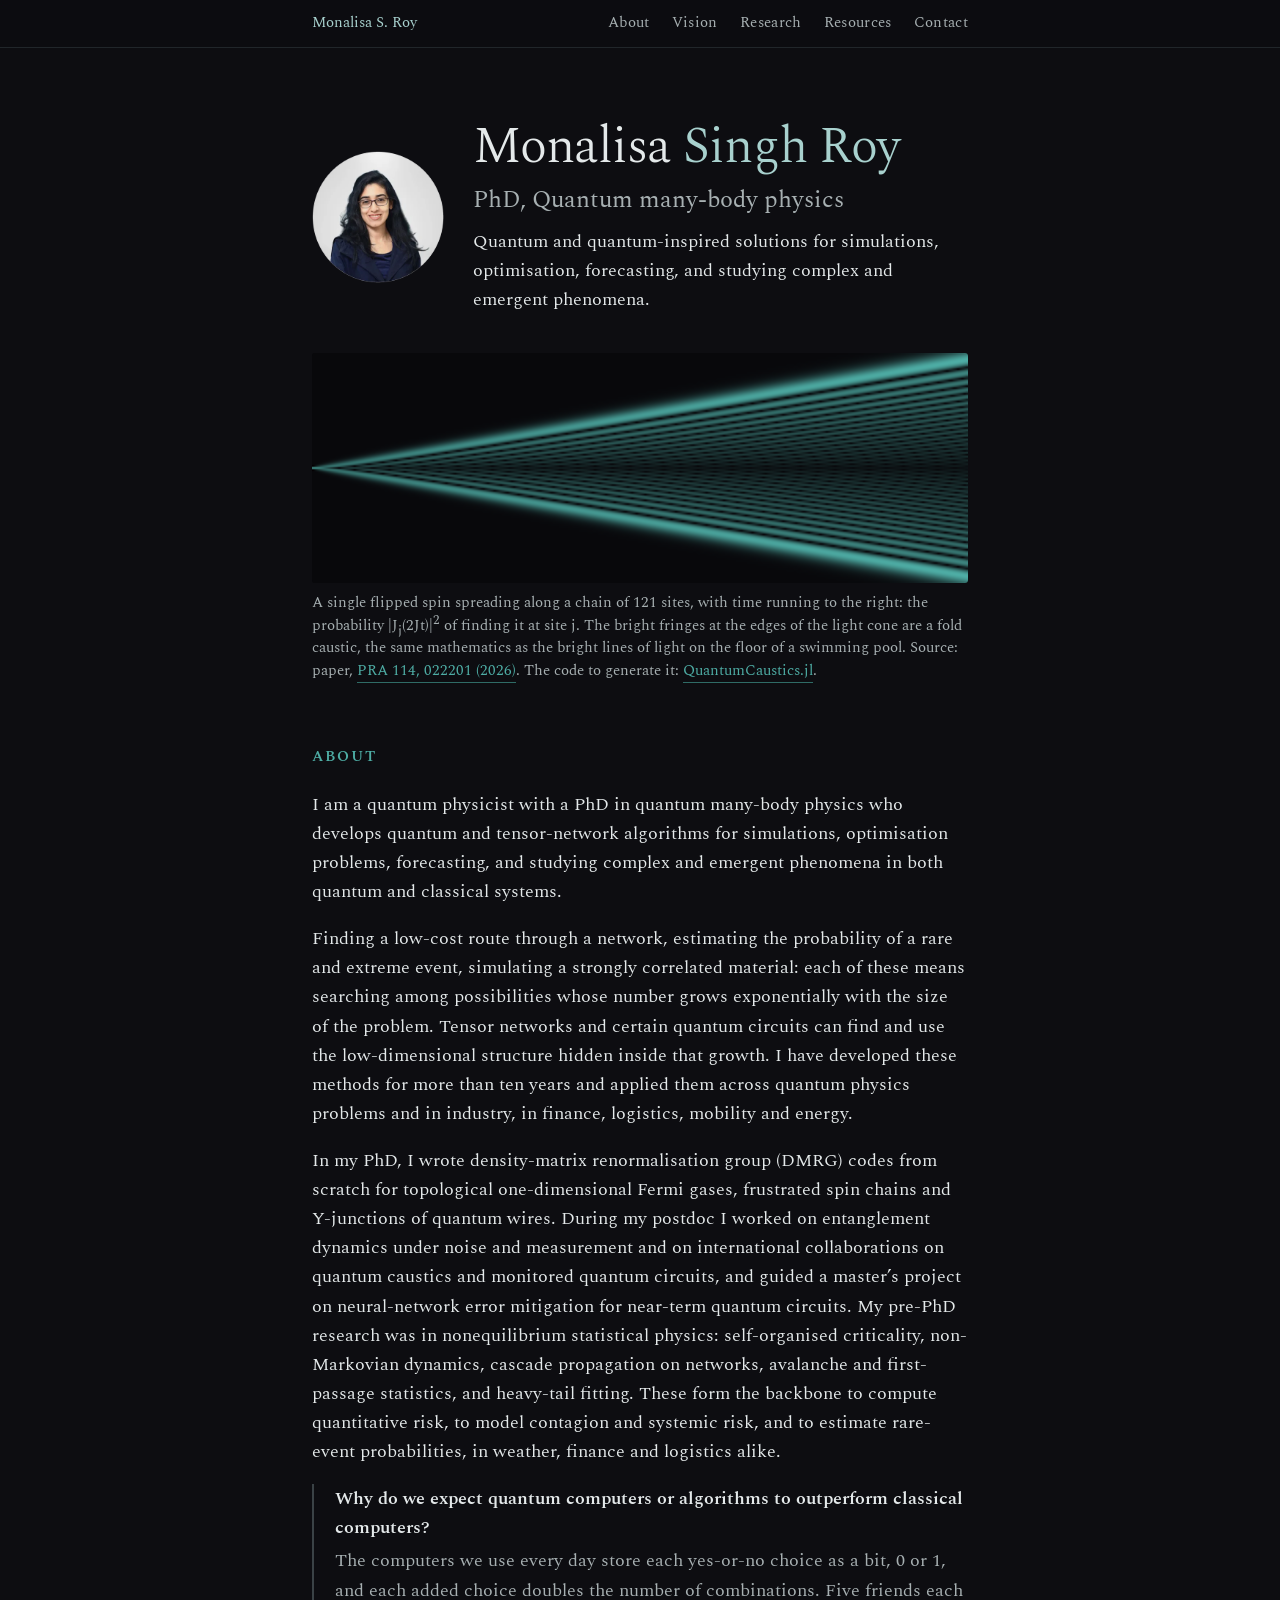
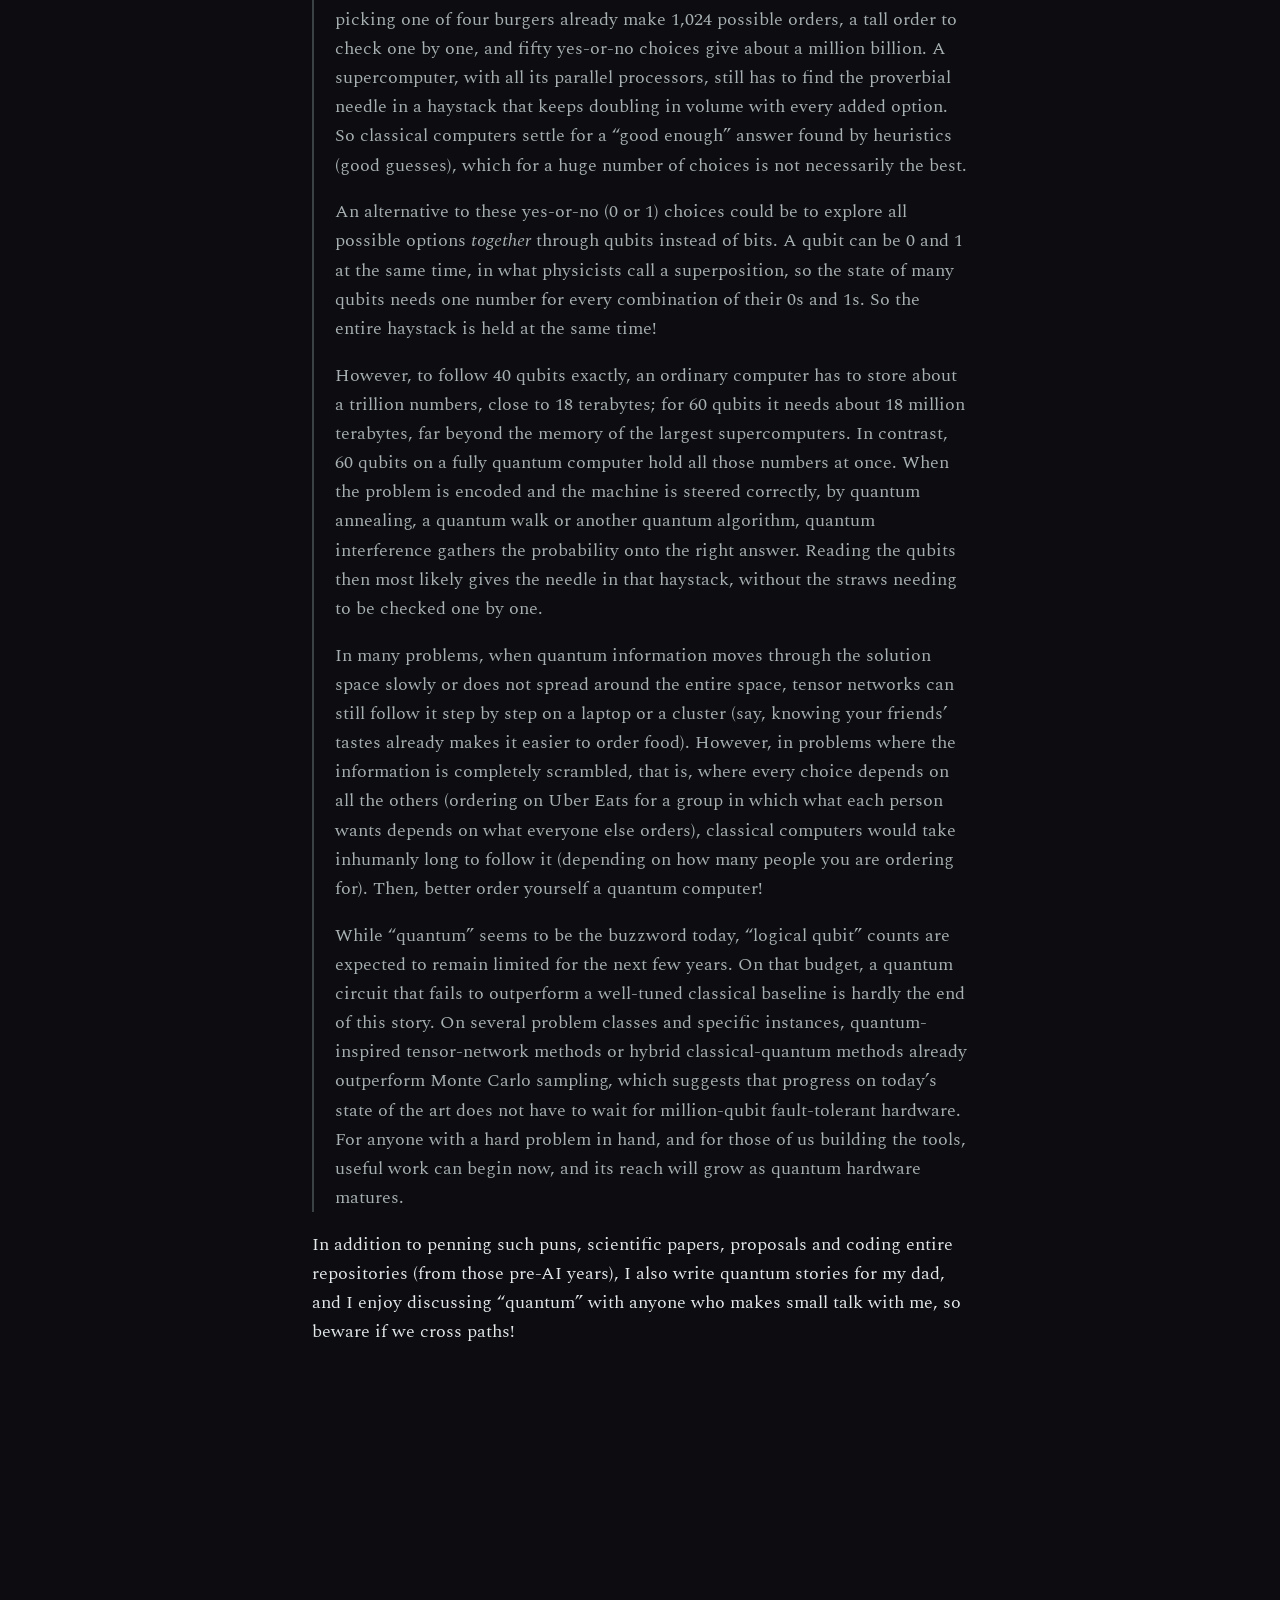
<file: index.html>
<!DOCTYPE html>
<html lang="en">
<head>
<meta charset="utf-8">
<meta name="viewport" content="width=device-width, initial-scale=1">
<title>Monalisa Singh Roy, quantum physicist, Munich</title>
<meta name="description" content="Monalisa Singh Roy, PhD in quantum many-body physics, Munich. Quantum and quantum-inspired solutions for simulations, optimisation, forecasting, and studying complex and emergent phenomena.">
<link rel="canonical" href="https://monalisasroy.github.io/">
<meta name="author" content="Monalisa Singh Roy">
<meta property="og:title" content="Monalisa Singh Roy">
<meta property="og:description" content="Monalisa Singh Roy, PhD in quantum many-body physics, Munich. Quantum and quantum-inspired solutions for simulations, optimisation, forecasting, and studying complex and emergent phenomena.">
<meta property="og:type" content="profile">
<meta property="og:url" content="https://monalisasroy.github.io/">
<meta property="og:image" content="https://monalisasroy.github.io/assets/img/social.png">
<meta property="og:image:width" content="1280">
<meta property="og:image:height" content="640">
<meta property="og:image:alt" content="Monalisa Singh Roy, with a computed quantum light cone">
<meta name="twitter:card" content="summary_large_image">
<link rel="icon" href="favicon.svg" type="image/svg+xml">
<meta http-equiv="Content-Security-Policy" content="default-src 'self'; script-src 'self'; style-src 'self'; img-src 'self' data:; media-src 'self'; font-src 'self'; connect-src 'self'; object-src 'none'; base-uri 'none'; form-action 'none'; upgrade-insecure-requests">
<meta name="referrer" content="strict-origin-when-cross-origin">
<script type="application/ld+json">{"@context":"https://schema.org","@type":"Person","name":"Monalisa Singh Roy","url":"https://monalisasroy.github.io/","image":"https://monalisasroy.github.io/assets/img/photo.webp","description":"PhD in quantum many-body physics, Munich. Quantum and quantum-inspired solutions for simulations, optimisation, forecasting, and studying complex and emergent phenomena.","homeLocation":{"@type":"Place","name":"Munich, Germany"},"knowsAbout":["quantum many-body physics","tensor networks","quantum algorithms","optimisation","stochastic processes"],"sameAs":["https://www.linkedin.com/in/monalisasroy","https://scholar.google.com/citations?user=dZHej74AAAAJ","https://github.com/monalisasroy"]}</script>
<link rel="stylesheet" href="assets/site.css">
</head>
<body>

<nav class="bar" aria-label="Sections">
  <div class="inner">
    <a class="home" href="#top">Monalisa S. Roy</a>
    <a class="sec" href="#about">About</a>
    <a class="sec" href="#vision">Vision</a>
    <a class="sec" href="#research">Research</a>
    <a class="sec" href="#resources">Resources</a>
    <a class="sec" href="#contact">Contact</a>
  </div>
</nav>

<div class="page" id="top">

  <header class="masthead">
    <div class="who">
      <img src="assets/img/photo.webp" alt="Portrait of Monalisa Singh Roy" width="132" height="132">
      <div class="txt">
        <h1><span class="first">Monalisa</span> <span class="last">Singh Roy</span></h1>
        <p class="degree">PhD, Quantum many-body physics</p>
        <p class="standfirst">Quantum and quantum-inspired solutions for simulations, optimisation, forecasting, and studying complex and emergent phenomena.</p>
      </div>
    </div>
    <figure class="cone">
      <canvas id="cone" role="img" aria-label="Probability of finding a single flipped spin along a chain of 121 sites as time runs to the right, forming a light cone with bright fringes at its edges."></canvas>
      <figcaption>A single flipped spin spreading along a chain of 121 sites, with time running to the right: the probability |J<sub>j</sub>(2Jt)|<sup>2</sup> of finding it at site j. The bright fringes at the edges of the light cone are a fold caustic, the same mathematics as the bright lines of light on the floor of a swimming pool. Source: paper, <a href="https://journals.aps.org/pra/abstract/10.1103/zxz5-9ghf">PRA 114, 022201 (2026)</a>. The code to generate it: <a href="https://github.com/monalisasroy/QuantumCaustics.jl">QuantumCaustics.jl</a>.</figcaption>
    </figure>
  </header>

  <section id="about" class="reveal" aria-labelledby="about-h">
    <h2 id="about-h">About</h2>
    <p>I am a quantum physicist with a PhD in quantum many-body physics who develops quantum and tensor-network algorithms for simulations, optimisation problems, forecasting, and studying complex and emergent phenomena in both quantum and classical systems.</p>
    <p>Finding a low-cost route through a network, estimating the probability of a rare and extreme event, simulating a strongly correlated material: each of these means searching among possibilities whose number grows exponentially with the size of the problem. Tensor networks and certain quantum circuits can find and use the low-dimensional structure hidden inside that growth. I have developed these methods for more than ten years and applied them across quantum physics problems and in industry, in finance, logistics, mobility and energy.</p>
    <p>In my PhD, I wrote density-matrix renormalisation group (DMRG) codes from scratch for topological one-dimensional Fermi gases, frustrated spin chains and Y-junctions of quantum wires. During my postdoc I worked on entanglement dynamics under noise and measurement and on international collaborations on quantum caustics and monitored quantum circuits, and guided a master&rsquo;s project on neural-network error mitigation for near-term quantum circuits. My pre-PhD research was in nonequilibrium statistical physics: self-organised criticality, non-Markovian dynamics, cascade propagation on networks, avalanche and first-passage statistics, and heavy-tail fitting. These form the backbone to compute quantitative risk, to model contagion and systemic risk, and to estimate rare-event probabilities, in weather, finance and logistics alike.</p>
    <dl class="themes qa">
      <dt>Why do we expect quantum computers or algorithms to outperform classical computers?</dt>
      <dd>
        <p>The computers we use every day store each yes-or-no choice as a bit, 0 or 1, and each added choice doubles the number of combinations. Five friends each picking one of four burgers already make 1,024 possible orders, a tall order to check one by one, and fifty yes-or-no choices give about a million billion. A supercomputer, with all its parallel processors, still has to find the proverbial needle in a haystack that keeps doubling in volume with every added option. So classical computers settle for a &ldquo;good enough&rdquo; answer found by heuristics (good guesses), which for a huge number of choices is not necessarily the best.</p>
        <p>An alternative to these yes-or-no (0 or 1) choices could be to explore all possible options <em>together</em> through qubits instead of bits. A qubit can be 0 and 1 at the same time, in what physicists call a superposition, so the state of many qubits needs one number for every combination of their 0s and 1s. So the entire haystack is held at the same time!</p>
        <p>However, to follow 40 qubits exactly, an ordinary computer has to store about a trillion numbers, close to 18 terabytes; for 60 qubits it needs about 18 million terabytes, far beyond the memory of the largest supercomputers. In contrast, 60 qubits on a fully quantum computer hold all those numbers at once. When the problem is encoded and the machine is steered correctly, by quantum annealing, a quantum walk or another quantum algorithm, quantum interference gathers the probability onto the right answer. Reading the qubits then most likely gives the needle in that haystack, without the straws needing to be checked one by one.</p>
        <p>In many problems, when quantum information moves through the solution space slowly or does not spread around the entire space, tensor networks can still follow it step by step on a laptop or a cluster (say, knowing your friends&rsquo; tastes already makes it easier to order food). However, in problems where the information is completely scrambled, that is, where every choice depends on all the others (ordering on Uber Eats for a group in which what each person wants depends on what everyone else orders), classical computers would take inhumanly long to follow it (depending on how many people you are ordering for). Then, better order yourself a quantum computer!</p>
        <p>While &ldquo;quantum&rdquo; seems to be the buzzword today, &ldquo;logical qubit&rdquo; counts are expected to remain limited for the next few years. On that budget, a quantum circuit that fails to outperform a well-tuned classical baseline is hardly the end of this story. On several problem classes and specific instances, quantum-inspired tensor-network methods or hybrid classical-quantum methods already outperform Monte Carlo sampling, which suggests that progress on today&rsquo;s state of the art does not have to wait for million-qubit fault-tolerant hardware. For anyone with a hard problem in hand, and for those of us building the tools, useful work can begin now, and its reach will grow as quantum hardware matures.</p>
      </dd>
    </dl>
    <p>In addition to penning such puns, scientific papers, proposals and coding entire repositories (from those pre-AI years), I also write quantum stories for my dad, and I enjoy discussing &ldquo;quantum&rdquo; with anyone who makes small talk with me, so beware if we cross paths!</p>
  </section>

  <section id="vision" class="reveal" aria-labelledby="vision-h">
    <h2 id="vision-h">Vision</h2>
    <p class="lede">Quantum solutions for humans.</p>
    <p>Small gains on hard problems are worth a great deal, to companies, to clean energy and to people in need. One mile less per driver per day is worth up to 50 million dollars a year to <a href="https://www.bsr.org/en/case-studies/center-for-technology-and-sustainability-orion-technology-ups">UPS</a>; better forecasts raised the value of <a href="https://deepmind.google/discover/blog/machine-learning-can-boost-the-value-of-wind-energy/">Google&rsquo;s wind power</a> by a fifth; congestion on <a href="https://www.pv-magazine.de/2024/05/17/kosten-fuer-netzengpassmanagement-2023-um-ein-viertel-gesunken/">Germany&rsquo;s power grid</a> cost about 3 billion euros in 2023; and about three quarters of the cost of a <a href="https://www.emerald.com/insight/content/doi/10.1108/JHLSCM-03-2022-0039/full/html">humanitarian response</a> lies in its supply chain. These are exciting times to bring quantum computing, and the methods it has inspired, to such problems, and to say plainly where they help and where a classical computer is enough.</p>
    <p>I build the methods on both sides of that line (classical vs. quantum) and have often walked the fine line (hybrid classical-quantum) to bring out the best of both worlds. Most of my works are aimed at understanding how information moves in any quantum system, and applying that understanding to make better sense of real-world problems and get better solutions for them.</p>
  </section>

  <section id="research" class="reveal" aria-labelledby="research-h">
    <h2 id="research-h">Research</h2>
    <dl class="themes areas">
      <div>
      <dt>Strongly correlated fermions</dt>
      <dd>
        <p>Electrons in a metal and atoms cooled close to absolute zero are fermions, and when they push or pull on one another strongly, they behave as a crowd that no single particle can explain. Superconductors, which conduct electricity with no loss at all, come out of such crowds, and forty years after high-temperature superconductors were found in 1986, how they work is still debated. A material that did the same at room temperature would change power lines, medical scanners and computers, and simulating such materials is among the first tasks people hope quantum computers will take on.</p>
        <p>We built fully fermionic simulation codes, and with them found that attracting fermions in a magnetic field pair up while moving, so that pairing and magnetism coexist, and that tunnelling into a junction of three interacting quantum wires is enhanced when the particles attract. How such pairing behaves with heat, with disorder and in two dimensions is the question we are asking. <a class="related" href="#papers" data-goto="pairing wires">Related papers</a></p>
      </dd>
      </div>
      <div>
      <dt>Frustrated magnets</dt>
      <dd>
        <p>Three tiny magnets on a triangle cannot each point opposite to both of their neighbours, and this frustration leaves a material torn between arrangements. Some crystals settle it by pairing neighbouring spins and shifting their own atoms to lock the pairs in place, as CuGeO<sub>3</sub> does below 14 kelvin; in a spin liquid the spins never settle at all, even at absolute zero. In 2021, a programmable quantum simulator of 219 atoms built a frustrated spin liquid as a first step towards protected quantum information.</p>
        <p>With colleagues in Kolkata and at Princeton, we built one model of frustrated spin chains, with the strength of frustration as its single dial, that accounts for the magnetism of an organic crystal and of CuGeO<sub>3</sub>, and for the heat-capacity anomaly and the neutron spectrum of CuGeO<sub>3</sub>. Magnets that cannot all be satisfied return in the optimisation area below. <a class="related" href="#papers" data-goto="magnets">Related papers</a></p>
      </dd>
      </div>
      <div>
      <dt>Topological phases in cold atoms and chains</dt>
      <dd>
        <p>A topological property changes only in whole steps, like the number of holes in a bagel, so small knocks cannot change it; the 2016 Nobel Prize in Physics honoured such phases. A Majorana qubit, proposed by Kitaev in 2000, would split one bit of information between the two ends of a wire, where no local disturbance can reach it, and cold atoms steered by lasers let such wires be built with every setting under control. Claims of Majorana qubits in solid-state devices have been retracted or challenged, so an honest test of each platform matters.</p>
        <p>We tested, in large simulations, a proposal to build Majorana qubits from a trapped gas of cold atoms, and found that a single weak impurity removes their protection; in a wire whose spins are locked to their direction of motion, we located the transition into a phase that can host Majorana modes. Whether a defect that destroys the edge state leaves the pairing in the bulk standing is what we want to know next. <a class="related" href="#papers" data-goto="topology">Related papers</a></p>
      </dd>
      </div>
      <div>
      <dt>Information dynamics</dt>
      <dd>
        <p>A change made to one qubit reaches the others at a finite speed, filling a light cone like the one drawn at the top of this page; Lieb and Robinson proved this speed limit in 1972 for particles that interact only with nearby ones, and it was first seen in cold atoms in 2012. In chaotic systems, the information then scrambles into correlations among many particles, hidden from any local look, the same scrambling that physicists study in black holes. That speed limit caps how quickly distant qubits can be entangled.</p>
        <p>Among other things, we showed that the bright fringes at the edge of that light cone follow a universal 2/3 rule across a whole phase of matter, and proposed a &ldquo;litmus test&rdquo; for noisy quantum processors based on that universal shape. We are following such fronts into disorder and chaos, into other models and onto quantum circuits, and asking what happens to them when the system is watched. <a class="related" href="#papers" data-goto="dynamics">Related papers</a></p>
      </dd>
      </div>
      <div>
      <dt>Effect of measurements, resets, dissipation and noise</dt>
      <dd>
        <p>In the quantum world, looking changes what is there. Measurements repeated often enough can freeze a system in place, and on many qubits they can switch it from a phase rich in entanglement to one that holds little of it, as seen on up to 70 superconducting qubits in 2023. Restarting a search at random times can make it find its target sooner, while noise and dissipation leak information from a quantum computer into its surroundings. Machines that correct their own errors measure and reset qubits in every cycle, so these interruptions decide how much of their usefulness survives.</p>
        <p>Along the way, we derived that the gap between two standard measures of entanglement on qubits reset at random equals the information a part of the system keeps about its last reset, readable from every run without the post-selection that monitored circuits need, and tested it on superconducting qubits. We have also presented evidence that a chain watched by a detector that stays silent keeps an extended critical phase. We are working out where to place a measurement, what it costs in energy to keep entanglement alive, and what can be learnt from what was ruled out. <a class="related" href="#papers" data-goto="entanglement stochastic">Related papers</a></p>
      </dd>
      </div>
      <div>
      <dt>Tensor networks beyond quantum physics</dt>
      <dd>
        <p>Most of the possibilities in a large problem never matter, and a tensor network writes down only the part that does, as a chain of small matrices. Developed largely to describe entangled quantum states, the same mathematics compresses machine-learning models, prices financial products, solves the equations of fluid flow and simulates the quantum computers being built. It runs on the computers we already have, and the size of the matrices a problem needs is an early sign of how hard that problem is.</p>
        <p>We use tensor networks for quantum dynamics, random processes and optimisation, and are extending them to inference under noise and to rare paths through disordered networks. <a class="related" href="#papers" data-goto="tensor">Related papers</a></p>
      </dd>
      </div>
      <div>
      <dt>Rare and extreme events</dt>
      <dd>
        <p>Floods, blackouts, epidemics and market crashes are rare, yet they cause most of the damage, and their sizes follow heavy-tailed laws in which the extreme is far more likely than a bell curve would suggest. A sandpile fed one grain at a time organises itself to the edge of collapse, where a single grain can set off an avalanche of any size, and a similar picture describes cascades of failure in power grids and in financial networks. Planning for the average day leaves a city, a grid or a portfolio exposed on the one day that matters.</p>
        <p>Our own Monte Carlo codes model avalanches, epidemics and cooperation on networks, and now we have state-of-the-art tensor-network machinery to do that even better, computing the odds of a rare event directly from the rules of the process. We are taking that machinery to supply chains and to the crowded orbits of satellites, where one failure can trigger another.</p>
      </dd>
      </div>
      <div>
      <dt>Optimisation on quantum and classical hardware</dt>
      <dd>
        <p>Choosing the best schedule, route or layout often involves more options than there are atoms in the observable universe, and it is the daily work of railways, airlines, delivery fleets and power grids. Many of these problems are, mathematically, a set of magnets that cannot all be satisfied at once, looking for its lowest-energy arrangement, which is what a quantum processor of interacting qubits is built to explore. Whether that brings an advantage, for which problems and at which size, is still an open question, answered one problem at a time.</p>
        <p>We have benchmarked quantum, quantum-inspired and classical solvers side by side on problems from industry, and let small quantum circuits guide a classical solver on networks too large for any single circuit. Wind-farm layouts, rail timetables and the planning of power grids are on our list.</p>
      </dd>
      </div>
      <div>
      <dt>Forecasting with quantum systems</dt>
      <dd>
        <p>Almost any rich physical system can be taught to forecast. In 2003, the ripples in a bucket of water, read by a simple classifier, were used to tell spoken words apart. Reservoir computing trains only that readout, and a quantum system offers a reservoir whose possible states grow exponentially with its size; a quantum reservoir of 108 atoms has already been run. Forecasts of wind, power demand and market volatility shape daily decisions in energy and finance, and chaotic series like the weather are the hardest of all.</p>
        <p>We design such forecasters in simulation, using tensor networks to go beyond the sizes ordinary methods allow, and tune them with what monitored circuits teach about entanglement. The first series we test them on are wind, weather and volatility.</p>
      </dd>
      </div>
    </dl>

    <h3 class="sub" id="journey">Journey</h3>
    <ol class="timeline">
      <li><div class="span" aria-label="Apr 2025 to Now"><span class="to">Now</span><span class="bar" aria-hidden="true"></span><span class="from">Apr 2025</span></div><div class="what">Quantum Algorithms Engineer, <a href="https://www.planqc.eu">planqc</a>, Munich
        <span class="meta">Quantum, quantum-inspired and hybrid optimisation: research and development of state-of-the-art quantum algorithms, heuristics and tensor-network methods; mathematical formulation of use cases; solver development and deployment; experiments and benchmarks against classical solvers; and an analysis, a recommendation and a report for each case. Proposals for new directions. Backends for the optimisation work package of <a href="https://qci.dlr.de/en/d-fine-planqc-partner-support-qcmobility-for-more-efficient-and-reliable-rail-transport/">QCMobility</a>. Focus areas: finance, logistics, mobility and many-body simulation.</span></div></li>
      <li><div class="span" aria-label="Jun 2021 to Mar 2025"><span class="to">Mar 2025</span><span class="bar" aria-hidden="true"></span><span class="from">Jun 2021</span></div><div class="what">Postdoctoral researcher, <a href="https://www.biu.ac.il">Bar-Ilan University</a>, Israel
        <span class="meta">In the groups of Prof. Jonathan Ruhman, Prof. Emanuele Dalla Torre and Prof. Efrat Shimshoni. Collaborations on stochastic resets and the dynamics they induce with Prof. Eli Barkai, Prof. Satya N. Majumdar and Prof. Manas Kulkarni, taken onto IBM superconducting qubits with Prof. Sabine Tornow at Forschungsinstitut CODE in Munich; and on quantum caustics with Prof. Duncan O&rsquo;Dell.</span></div></li>
      <li><div class="span" aria-label="Jan 2024 to Mar 2024"><span class="to">Mar 2024</span><span class="bar" aria-hidden="true"></span><span class="from">Jan 2024</span></div><div class="what">Visiting researcher, <a href="https://www.mpq.mpg.de">Max Planck Institute of Quantum Optics</a>, Garching
        <span class="meta">Tensor-network simulation of entanglement spreading in dual quantum circuits, with Prof. J. Ignacio Cirac and Dr. Mari Carmen Bañuls.</span></div></li>
      <li><div class="span" aria-label="2015 to 2021"><span class="to">2021</span><span class="bar" aria-hidden="true"></span><span class="from">2015</span></div><div class="what">PhD in theoretical physics, <a href="https://www.bose.res.in">S. N. Bose National Centre for Basic Sciences</a>, Kolkata
        <span class="meta">Thesis on interactions, correlations and competing orders in one-dimensional quantum wires and quantum gases, with Prof. Manoranjan Kumar. Collaborations on Majorana modes in Fermi gases with Prof. Jay D. Sau and Prof. Sumanta Tewari, on junctions of quantum wires with Prof. Sourin Das, on frustrated magnets with Prof. Zolt&aacute;n G. Soos, and on helical liquids with Prof. Sujit Sarkar.</span></div></li>
      <li><div class="span" aria-label="Aug 2014 to Jul 2015"><span class="to">Jul 2015</span><span class="bar" aria-hidden="true"></span><span class="from">Aug 2014</span></div><div class="what">Postgraduate researcher in nonequilibrium statistical physics, S. N. Bose National Centre, Kolkata
        <span class="meta">With Prof. S. S. Manna and Dr. Muktish Acharyya (Presidency University), with self-written Monte Carlo codes for the prisoner&rsquo;s dilemma and opinion formation on networks, the spread of disease, fibre bundle models of how materials break, a random-field Ising magnet driven by travelling magnetic waves, econophysics, and time-series analysis for predicting extreme events.</span></div></li>
      <li><div class="span" aria-label="2012 to 2014"><span class="to">2014</span><span class="bar" aria-hidden="true"></span><span class="from">2012</span></div><div class="what">MSc in physical sciences, S. N. Bose National Centre for Basic Sciences, Kolkata
        <span class="meta">Admitted with All India Rank 56 in physics and an all-India scholarship for integrated PhD research. Thesis research on self-organised criticality, with sandpile models on scale-free networks and the statistics of their avalanches, and on how a magnetic film, modelled as a two-dimensional Ising magnet, responds to plane and spherical magnetic waves sweeping across it.</span></div></li>
      <li><div class="span" aria-label="2009 to 2012"><span class="to">2012</span><span class="bar" aria-hidden="true"></span><span class="from">2009</span></div><div class="what">BSc in physics, Bethune College, University of Calcutta, Kolkata
        <span class="meta">Winner of the all-India INFOCOM science and technology competition in 2010, with a team proposal for do-it-yourself solar cells made with home-made vegetable dyes.</span></div></li>
      <li><div class="span" aria-label="Until 2009"><span class="to">2009</span><span class="bar" aria-hidden="true"></span><span class="from"></span></div><div class="what">Kendriya Vidyalayas (KVs) across India, finishing school at KV Tagore Garden, New Delhi
        <span class="meta">Was interested in physics, economics and mass communication with equal probability until then. Measurement finally chose physics.</span></div></li>
    </ol>

    <h3 class="sub" id="presentations">Presentations</h3>
    <dl class="people venues">
      <dt>Germany</dt><dd>Universität der Bundeswehr München (UniBw M), Max Planck Institute of Quantum Optics (MPQ), Max Planck Institute for the Physics of Complex Systems (MPIPKS), Technical University of Munich (TUM), Georg-August-Universität Göttingen, Fraunhofer-Gesellschaft, Munich Center for Quantum Science and Technology, Falling Walls Foundation</dd>
      <dt>Italy</dt><dd>International Centre for Theoretical Physics, SISSA, Università degli Studi di Padova</dd>
      <dt>Israel</dt><dd>Bar-Ilan University, Weizmann Institute of Science, Technion, Hebrew University of Jerusalem, Ben-Gurion University of the Negev</dd>
      <dt>India</dt><dd>S. N. Bose National Centre for Basic Sciences, Indian Institute of Science (IISc), International Centre for Theoretical Sciences (ICTS), Tata Institute of Fundamental Research (TIFR), Saha Institute of Nuclear Physics (SINP), Institute of Physics (IOP) Bhubaneswar</dd>
      <dt>Meetings</dt><dd>American Physical Society, German Physical Society, Israel Physical Society, German-Israeli Foundation (GIF)</dd>
    </dl>
    <p class="divider" aria-hidden="true">- - -</p>
    <ul class="refs talks">
      <li><span class="when">Nov 2026</span>GIFTS Berlin and Falling Walls Foundation, Berlin
        <span class="meta">Quantum caustics in a quantum circuit: universal rule of 2/3 and a litmus test for noisy quantum computers</span><span class="tags"><button type="button" class="tag" data-tag="dynamics">Quantum dynamics</button><button type="button" class="tag" data-tag="hardware">Quantum hardware</button></span></li>
      <li><span class="when">Oct 2026</span>Paris-Munich Quantum Workshop, Institute for Advanced Study, Technical University of Munich, Garching
        <span class="meta">Entanglement diagnostics of stochastic-resetting steady states: theory and measurement on superconducting qubits</span><span class="tags"><button type="button" class="tag" data-tag="entanglement">Entanglement</button><button type="button" class="tag" data-tag="stochastic">Stochastic processes</button><button type="button" class="tag" data-tag="hardware">Quantum hardware</button></span></li>
      <li><span class="when">Oct 2024</span>Forschungsinstitut CODE, Universität der Bundeswehr München
        <span class="meta">Effect of monitoring and measurement-induced phase transitions in quantum circuits</span><span class="tags"><button type="button" class="tag" data-tag="entanglement">Entanglement</button><button type="button" class="tag" data-tag="dynamics">Quantum dynamics</button></span></li>
      <li><span class="when">Oct 2024</span>Quantum Meets Classical, Max Planck Institute for the Physics of Complex Systems, Dresden
        <span class="meta">Quantum caustics: a diagnostic tool for quantum phase transitions in spin chains</span><span class="tags"><button type="button" class="tag" data-tag="dynamics">Quantum dynamics</button><button type="button" class="tag" data-tag="tensor">Tensor networks</button></span></li>
      <li><span class="when">Mar 2024</span>DPG Spring Meeting, Berlin, focus session on quantum interactive dynamics
        <span class="meta">Extended critical phase of a monitored Ising chain under no-click dissipation</span><span class="tags"><button type="button" class="tag" data-tag="entanglement">Entanglement</button><button type="button" class="tag" data-tag="dynamics">Quantum dynamics</button></span></li>
      <li><span class="when">Mar 2024</span>APS March Meeting, Minneapolis
        <span class="meta">Measurement-induced phase transition with an extended log-law phase in an integrability-broken transverse-field Ising model</span><span class="tags"><button type="button" class="tag" data-tag="entanglement">Entanglement</button><button type="button" class="tag" data-tag="dynamics">Quantum dynamics</button></span></li>
      <li><span class="when">Feb 2024</span>Institute for Theoretical Physics, Georg-August-Universität Göttingen
        <span class="meta">Measurement-induced phase transitions in many-body systems</span><span class="tags"><button type="button" class="tag" data-tag="entanglement">Entanglement</button><button type="button" class="tag" data-tag="dynamics">Quantum dynamics</button></span></li>
      <li><span class="when">Jan 2024</span>Quantum computing workshop of DESY, Universität der Bundeswehr München and the Fraunhofer-Gesellschaft, Munich
        <span class="meta">Correlation exponents and mutual information across measurement-induced transitions</span><span class="tags"><button type="button" class="tag" data-tag="entanglement">Entanglement</button><button type="button" class="tag" data-tag="dynamics">Quantum dynamics</button><button type="button" class="tag" data-tag="hardware">Quantum hardware</button></span></li>
      <li><span class="when">Aug 2023</span>School on Quantum Many-Body Phenomena out of Equilibrium, International Centre for Theoretical Physics, Trieste
        <span class="meta">Volume law, log law and area law in a monitored transverse-field Ising chain</span><span class="tags"><button type="button" class="tag" data-tag="entanglement">Entanglement</button><button type="button" class="tag" data-tag="dynamics">Quantum dynamics</button></span></li>
      <li><span class="when">Jul 2023</span>Indo-Israeli Meeting 2023, Weizmann Institute of Science, Rehovot
        <span class="meta">Monitoring against unitary dynamics: the entanglement transition of a transverse-field Ising chain</span><span class="tags"><button type="button" class="tag" data-tag="entanglement">Entanglement</button><button type="button" class="tag" data-tag="dynamics">Quantum dynamics</button></span></li>
      <li><span class="when">Jun 2023</span>NISQ Algorithms and Hardware 2023, Hebrew University of Jerusalem, Neve Ilan
        <span class="meta">Entanglement phase transition and logarithmic scaling in monitored quantum spin chains</span><span class="tags"><button type="button" class="tag" data-tag="entanglement">Entanglement</button><button type="button" class="tag" data-tag="hardware">Quantum hardware</button></span></li>
      <li><span class="when">May 2023</span>Topology and Physics on Mount Carmel, Technion, Haifa
        <span class="meta">Phase diagram of a monitored non-integrable Ising chain</span><span class="tags"><button type="button" class="tag" data-tag="entanglement">Entanglement</button><button type="button" class="tag" data-tag="magnets">Quantum magnets</button></span></li>
      <li><span class="when">Sep 2022</span>DPG Conference, Regensburg
        <span class="meta">Entanglement phase transitions in correlated one-dimensional spin chains</span><span class="tags"><button type="button" class="tag" data-tag="entanglement">Entanglement</button><button type="button" class="tag" data-tag="magnets">Quantum magnets</button></span></li>
      <li><span class="when">Mar 2021</span>Thesis colloquium, S. N. Bose National Centre for Basic Sciences, Kolkata
        <span class="meta">Correlated one-dimensional quantum wires and Fermi gases: junctions, pairing and topology</span><span class="tags"><button type="button" class="tag" data-tag="wires">Quantum wires</button><button type="button" class="tag" data-tag="pairing">Pairing and superfluidity</button><button type="button" class="tag" data-tag="topology">Topology and Majorana modes</button></span></li>
      <li><span class="when">Feb 2021</span>Max Planck Institute of Quantum Optics, Garching (online)
        <span class="meta">FFLO phase and exponential ground state degeneracy in a one-dimensional Fermi gas with attractive interactions</span><span class="tags"><button type="button" class="tag" data-tag="pairing">Pairing and superfluidity</button><button type="button" class="tag" data-tag="topology">Topology and Majorana modes</button></span></li>
      <li><span class="when">Dec 2020</span>Young Investigator Meet on Quantum Condensed Matter Theory, Institute of Physics, Bhubaneswar (online)
        <span class="meta">FFLO phase in an interacting one-dimensional Fermi gas</span><span class="tags"><button type="button" class="tag" data-tag="pairing">Pairing and superfluidity</button></span></li>
      <li><span class="when">Sep 2020</span>Q-MAT 2020, S. N. Bose National Centre for Basic Sciences, Kolkata (online)
        <span class="meta">Interactions, correlations and competing orders in strongly correlated one-dimensional quantum gases</span><span class="tags"><button type="button" class="tag" data-tag="pairing">Pairing and superfluidity</button><button type="button" class="tag" data-tag="topology">Topology and Majorana modes</button></span></li>
      <li><span class="when">Jul 2019</span>Q-MAT 2019, Indian Institute of Science, Bangalore
        <span class="meta">Is a one-dimensional Fermi gas with spin-orbit coupling, Zeeman field and intrinsic attractive interactions truly topological?</span><span class="tags"><button type="button" class="tag" data-tag="topology">Topology and Majorana modes</button><button type="button" class="tag" data-tag="pairing">Pairing and superfluidity</button></span></li>
      <li><span class="when">Mar 2019</span>Bose Fest, S. N. Bose National Centre for Basic Sciences, Kolkata
        <span class="meta">Exotic phases of a one-dimensional Fermi gas in an optical lattice with spin-orbit coupling and a Zeeman field</span><span class="tags"><button type="button" class="tag" data-tag="topology">Topology and Majorana modes</button><button type="button" class="tag" data-tag="pairing">Pairing and superfluidity</button></span></li>
      <li><span class="when">Dec 2018</span>Topological Aspects of Quantum Matter, Tata Institute of Fundamental Research, Mumbai
        <span class="meta">Majorana modes in a one-dimensional Fermi gas with attractive interactions</span><span class="tags"><button type="button" class="tag" data-tag="topology">Topology and Majorana modes</button></span></li>
      <li><span class="when">Aug 2018</span>Dipartimento di Fisica e Astronomia, Università degli Studi di Padova
        <span class="meta">Majorana modes in a non-superconducting wire?</span><span class="tags"><button type="button" class="tag" data-tag="topology">Topology and Majorana modes</button></span></li>
      <li><span class="when">Jul 2016</span>Senior fellowship seminar, S. N. Bose National Centre for Basic Sciences, Kolkata
        <span class="meta">Correlated electrons on one-dimensional chains and their junctions</span><span class="tags"><button type="button" class="tag" data-tag="wires">Quantum wires</button></span></li>
      <li><span class="when">Mar 2016</span>Bose Fest, S. N. Bose National Centre for Basic Sciences, Kolkata, Best Poster Award
        <span class="meta">Dynamical properties of a Y-junction of spin-1/2 chains</span><span class="tags"><button type="button" class="tag" data-tag="wires">Quantum wires</button><button type="button" class="tag" data-tag="magnets">Quantum magnets</button></span></li>
      <li><span class="when">Jul 2014</span>Master’s thesis seminar, S. N. Bose National Centre for Basic Sciences, Kolkata
        <span class="meta">Sandpile model on scale-free networks</span><span class="tags"><button type="button" class="tag" data-tag="stochastic">Stochastic processes</button></span></li>
    </ul>

  </section>

  <section id="resources" class="reveal" aria-labelledby="resources-h">
    <h2 id="resources-h">Resources</h2>
    <h3 class="sub first" id="papers">Papers</h3>
    <div class="tagbar" role="group" aria-label="Filter papers by subject"><button type="button" class="tag" data-tag="all" aria-pressed="true">All</button><button type="button" class="tag" data-tag="dynamics" aria-pressed="false">Quantum dynamics</button><button type="button" class="tag" data-tag="entanglement" aria-pressed="false">Entanglement</button><button type="button" class="tag" data-tag="hardware" aria-pressed="false">Quantum hardware</button><button type="button" class="tag" data-tag="stochastic" aria-pressed="false">Stochastic processes</button><button type="button" class="tag" data-tag="tensor" aria-pressed="false">Tensor networks</button><button type="button" class="tag" data-tag="pairing" aria-pressed="false">Pairing and superfluidity</button><button type="button" class="tag" data-tag="topology" aria-pressed="false">Topology and Majorana modes</button><button type="button" class="tag" data-tag="magnets" aria-pressed="false">Quantum magnets</button><button type="button" class="tag" data-tag="wires" aria-pressed="false">Quantum wires</button></div>
    <ul class="refs" id="paperlist">
      <li data-tags="entanglement stochastic dynamics hardware"><a href="https://arxiv.org/abs/2610.40638">Entanglement diagnostics of stochastic-resetting steady states: theory and measurement on superconducting qubits</a>
        <span class="desc">Qubits reset at random settle into steady states on which three standard entanglement measures disagree. The gap between two of them equals the information one part of the system holds about the time since the last reset.</span>
        <span class="meta">J. Murauer, S. Tornow, M. Kulkarni, E. Barkai, S. N. Majumdar, M. Singh Roy. arXiv:2610.40638.</span><span class="tags"><button type="button" class="tag" data-tag="entanglement">Entanglement</button><button type="button" class="tag" data-tag="stochastic">Stochastic processes</button><button type="button" class="tag" data-tag="dynamics">Quantum dynamics</button><button type="button" class="tag" data-tag="hardware">Quantum hardware</button></span></li>
      <li data-tags="dynamics tensor"><a href="https://arxiv.org/abs/2410.06803">Universal scaling of quantum caustics in the dynamics of interacting particles</a>
        <span class="desc">A disturbance spreading along a chain of interacting quantum particles has bright fringes at its front, a caustic. They follow a universal scaling law with exponent 2/3, predicted from optics and confirmed in simulations.</span>
        <span class="meta">M. Singh Roy, J. Mumford, A. Ozer, O. Porat, D. H. J. O&#x27;Dell, E. G. Dalla Torre. Physical Review A 114, 022201.</span><span class="tags"><button type="button" class="tag" data-tag="dynamics">Quantum dynamics</button><button type="button" class="tag" data-tag="tensor">Tensor networks</button></span></li>
      <li data-tags="pairing tensor"><a href="https://arxiv.org/abs/2108.03314">Fulde-Ferrell-Larkin-Ovchinnikov phase in interacting one-dimensional Fermi gas</a>
        <span class="desc">Attracting fermions in one dimension, placed in a magnetic field, pair up with a net momentum, so that pairing and magnetism coexist. DMRG finds this Fulde-Ferrell-Larkin-Ovchinnikov phase over a wide range of conditions.</span>
        <span class="meta">M. Singh Roy, M. Kumar. Physical Review B 110, 085159.</span><span class="tags"><button type="button" class="tag" data-tag="pairing">Pairing and superfluidity</button><button type="button" class="tag" data-tag="tensor">Tensor networks</button></span></li>
      <li data-tags="topology pairing"><a href="https://arxiv.org/abs/1904.03660">Fermion parity gap and exponential ground state degeneracy of the one-dimensional Fermi gas with intrinsic attractive interaction</a>
        <span class="desc">A trapped one-dimensional Fermi gas with spin-orbit coupling shows the degenerate ground states expected of Majorana modes. A single weak local impurity removes that protection, a caution for topological qubits on this platform.</span>
        <span class="meta">M. Singh Roy, M. Kumar, J. D. Sau, S. Tewari. Physical Review B 102, 125135.</span><span class="tags"><button type="button" class="tag" data-tag="topology">Topology and Majorana modes</button><button type="button" class="tag" data-tag="pairing">Pairing and superfluidity</button></span></li>
      <li data-tags="wires tensor"><a href="https://arxiv.org/abs/1912.13040">Tunneling density of states in Y junction of Tomonaga-Luttinger liquid wires: a density matrix renormalization group study</a>
        <span class="desc">Where three interacting quantum wires meet, attraction drives the junction to a state the standard analytic method cannot describe, and DMRG shows that tunnelling into it is enhanced, for fermions and bosons alike.</span>
        <span class="meta">M. Singh Roy, M. Kumar, S. Das. Physical Review B 102, 035130.</span><span class="tags"><button type="button" class="tag" data-tag="wires">Quantum wires</button><button type="button" class="tag" data-tag="tensor">Tensor networks</button></span></li>
      <li data-tags="magnets tensor"><a href="https://arxiv.org/abs/2001.05384">Modeling the spin-Peierls transition of spin-1/2 chains with correlated states: J1-J2 model, CuGeO3 and TTF-CuS4C4(CF3)4</a>
        <span class="desc">On cooling, a spin-Peierls chain distorts so that neighbouring spins pair up. A frustrated spin-chain model matches the measured magnetic response of CuGeO<sub>3</sub> and an organic compound, and gives the neutron spectra of CuGeO<sub>3</sub>.</span>
        <span class="meta">S. K. Saha, M. Singh Roy, M. Kumar, Z. G. Soos. Physical Review B 101, 054411.</span><span class="tags"><button type="button" class="tag" data-tag="magnets">Quantum magnets</button><button type="button" class="tag" data-tag="tensor">Tensor networks</button></span></li>
      <li data-tags="topology magnets"><a href="https://arxiv.org/abs/1711.01766">Characterization of Majorana-Ising phase transition in a helical liquid system</a>
        <span class="desc">In a helical liquid, a one-dimensional system whose spin direction is locked to its direction of motion, a magnetic field can drive a transition to a phase that can host Majorana zero modes. The work locates that transition with several criteria that agree.</span>
        <span class="meta">S. K. Saha, D. Dey, M. Singh Roy, S. Sarkar, M. Kumar. Journal of Magnetism and Magnetic Materials 475, 257.</span><span class="tags"><button type="button" class="tag" data-tag="topology">Topology and Majorana modes</button><button type="button" class="tag" data-tag="magnets">Quantum magnets</button></span></li>
    </ul>
    <p class="note">Full list on <a href="https://scholar.google.com/citations?user=dZHej74AAAAJ&amp;hl=en">Google Scholar</a>.</p>
    <p class="span-note">These papers, and the work behind them, span statistical physics, condensed matter, quantum information and many-body physics, joined by simulation, from Monte Carlo and exact methods to tensor networks and quantum circuits. The applications of most interest are in logistics, energy, finance and new materials; in applied industrial research, they included the optimisation work of <a href="https://qci.dlr.de/en/d-fine-planqc-partner-support-qcmobility-for-more-efficient-and-reliable-rail-transport/">QCMobility</a>, testing quantum algorithms and benchmarking them vs. classical on real logistics and mobility data and problems.</p>

    <h3 class="sub" id="github">GitHub</h3>
    <dl class="themes areas repos">
      <div>
      <dt><a href="https://github.com/monalisasroy/QuantumCaustics.jl">QuantumCaustics.jl</a></dt>
      <dd>
        <a class="herolink" href="https://github.com/monalisasroy/QuantumCaustics.jl#readme"><video class="hero" src="assets/media/quantumcaustics-jl.mp4" poster="assets/media/quantumcaustics-jl_poster.webp" width="720" height="418" autoplay muted loop playsinline preload="metadata" aria-label="Animation: after one spin is flipped at the centre of a chain of 79 spins, its effect spreads outward inside a light cone, with bright and dark fringes at its edges"></video></a>
        <p>The light that dances on the floor of a swimming pool, and the patterns it makes beside a glass of water, are “caustics”, where light bent by a curved surface gathers into bright lines. Flip one spin in a chain of interacting spins, and the flip spreads through the chain as a wave whose front focuses into a caustic with fringes of its own. This package follows the spreading of such quantum caustics in chains of several hundred spins with tensor networks. It can check every run against an exact calculation on small chains, and gives the expected caustics pattern when the same dynamics is run on a quantum computer.</p>
        <p class="meta">Julia and ITensor. Apache 2.0. The code behind <a href="https://journals.aps.org/pra/abstract/10.1103/zxz5-9ghf">Phys. Rev. A 114, 022201 (2026)</a>. <a href="https://github.com/monalisasroy/QuantumCaustics.jl#readme">README</a></p>
      </dd>
      </div>
      <div>
      <dt><a href="https://github.com/monalisasroy/MarkovMPS">MarkovMPS</a></dt>
      <dd>
        <a class="herolink" href="https://github.com/monalisasroy/MarkovMPS#readme"><video class="hero" src="assets/media/markovmps.mp4" poster="assets/media/markovmps_poster.webp" width="720" height="345" autoplay muted loop playsinline preload="metadata" aria-label="Animation: random walks run one after another until each first reaches a barrier, and avalanches on a sandpile one after another, while the distributions of arrival times and avalanche sizes build below them"></video></a>
        <p>A walker who steps left or right at random, as a very drunk person might, reaches one end of a street sooner or later. One grain dropped on a pile of sand can likewise set off an avalanche that is small one time and very large the next. No two runs are alike, yet the arrival times and the avalanche sizes follow definite probabilities. The package uses a tensor network to compute these probabilities, instead of independently following every path the walker or the pile can take, whose number multiplies with every step; its results can be compared with exact answers on small systems and with Monte Carlo simulations over many runs of this dynamics.</p>
        <p class="meta">Julia and Python, two independent pipelines. Apache 2.0. Version 1.0.0. <a href="https://github.com/monalisasroy/MarkovMPS#readme">README</a></p>
      </dd>
      </div>
    </dl>
    <p class="note">All public repositories on <a href="https://github.com/monalisasroy">GitHub</a>.</p>

    <h3 class="sub" id="collaborations">Collaborations</h3>
    <div class="logos">
      <img src="assets/img/logos/forschungsinstitut-code-universitat-der-bundeswehr-munchen.webp" alt="Forschungsinstitut CODE, Universität der Bundeswehr München" title="Forschungsinstitut CODE, Universität der Bundeswehr München">
      <img src="assets/img/logos/bar-ilan-university.webp" alt="Bar-Ilan University" title="Bar-Ilan University">
      <img src="assets/img/logos/universite-paris-saclay.webp" alt="Université Paris-Saclay" title="Université Paris-Saclay">
      <img src="assets/img/logos/max-planck-institute-for-the-physics-of-complex-systems.webp" alt="Max Planck Institute for the Physics of Complex Systems" title="Max Planck Institute for the Physics of Complex Systems">
      <img src="assets/img/logos/max-planck-institute-of-quantum-optics.webp" alt="Max Planck Institute of Quantum Optics" title="Max Planck Institute of Quantum Optics">
      <img src="assets/img/logos/technical-university-of-munich.webp" alt="Technical University of Munich" title="Technical University of Munich">
      <img src="assets/img/logos/munich-quantum-valley.webp" alt="Munich Quantum Valley" title="Munich Quantum Valley">
      <img src="assets/img/logos/mcmaster-university.webp" alt="McMaster University" title="McMaster University">
      <img src="assets/img/logos/university-of-oklahoma.webp" alt="University of Oklahoma" title="University of Oklahoma">
      <img src="assets/img/logos/university-of-gottingen.webp" alt="University of Göttingen" title="University of Göttingen">
      <img src="assets/img/logos/university-of-maryland.webp" alt="University of Maryland" title="University of Maryland">
      <img src="assets/img/logos/clemson-university.webp" alt="Clemson University" title="Clemson University">
      <img src="assets/img/logos/princeton-university.webp" alt="Princeton University" title="Princeton University">
      <img src="assets/img/logos/international-centre-for-theoretical-physics.webp" alt="International Centre for Theoretical Physics" title="International Centre for Theoretical Physics">
      <img src="assets/img/logos/university-of-padova.webp" alt="University of Padova" title="University of Padova">
      <img src="assets/img/logos/university-of-calcutta.webp" alt="University of Calcutta" title="University of Calcutta">
      <img src="assets/img/logos/s-n-bose-national-centre-for-basic-sciences.webp" alt="S. N. Bose National Centre for Basic Sciences" title="S. N. Bose National Centre for Basic Sciences">
      <img src="assets/img/logos/indian-institute-of-science.webp" alt="Indian Institute of Science" title="Indian Institute of Science">
      <img src="assets/img/logos/international-centre-for-theoretical-sciences.webp" alt="International Centre for Theoretical Sciences" title="International Centre for Theoretical Sciences">
    </div>
  </section>

  <section id="contact" class="reveal" aria-labelledby="contact-h">
    <h2 id="contact-h">Contact</h2>
    <p class="contact">
      <a href="https://www.linkedin.com/in/monalisasroy">LinkedIn</a>
      <a href="https://scholar.google.com/citations?user=dZHej74AAAAJ&amp;hl=en">Google Scholar</a>
      <a href="https://github.com/monalisasroy">GitHub</a>
    </p>
    <p class="invite">If you are curious how a quantum or quantum-inspired idea might apply to your problems or your hardware, or simply curious about quantum, <a href="https://www.linkedin.com/in/monalisasroy">send me a message on LinkedIn</a>.</p>
    <footer>Munich, Germany. Updated November 2026.</footer>
  </section>

</div>

<script src="assets/site.js"></script>
</body>
</html>
</file>
<file: assets/site.css>
@font-face { font-family: "Spectral"; font-style: normal; font-weight: 300; font-display: swap; src: url("fonts/Spectral-Light.woff2") format("woff2"); }
@font-face { font-family: "Spectral"; font-style: normal; font-weight: 400; font-display: swap; src: url("fonts/Spectral-Regular.woff2") format("woff2"); }
@font-face { font-family: "Spectral"; font-style: italic; font-weight: 400; font-display: swap; src: url("fonts/Spectral-Italic.woff2") format("woff2"); }
@font-face { font-family: "Spectral"; font-style: normal; font-weight: 600; font-display: swap; src: url("fonts/Spectral-SemiBold.woff2") format("woff2"); }
:root {
  --bg:         #0d0d11;
  --ink:        #e4e9ea;
  --ink-soft:   #a7b0b2;
  --ink-tint:   #a8d1ce;
  --rule:       #21262a;
  --accent:     #4eada5;
  --accent-dim: #2f6b66;
  --fs-name:    clamp(2.4rem, 7vw, 3.2rem);
  --fs-lede:    24px;
  --fs-body:    18px;
  --fs-small:   15px;
  --gutter:     8rem;
}
* { box-sizing: border-box; }
html { scroll-behavior: smooth; scroll-padding-top: 4rem; }
@media (prefers-reduced-motion: reduce) { html { scroll-behavior: auto; } }

body {
  margin: 0; background: var(--bg); color: var(--ink);
  font-family: "Spectral", Georgia, "Iowan Old Style", "Times New Roman", serif;
  font-size: var(--fs-body); line-height: 1.62; -webkit-font-smoothing: antialiased;
}
a { color: var(--accent); text-decoration: none; border-bottom: 1px solid var(--accent-dim); }
a:hover { border-bottom-color: var(--accent); }
a:focus-visible, button:focus-visible { outline: 2px solid var(--accent); outline-offset: 3px; border-radius: 2px; }

/* the small size is always grey */
.meta, .when, figcaption, .note, .addr, footer, dl.people dt, ol.timeline .span, .related {
  font-size: var(--fs-small); line-height: 1.5; color: var(--ink-soft);
}

/* top bar */
nav.bar {
  position: sticky; top: 0; z-index: 10;
  background: rgba(13, 13, 17, 0.86);
  -webkit-backdrop-filter: blur(6px); backdrop-filter: blur(6px);
  border-bottom: 1px solid var(--rule);
}
nav.bar .inner {
  max-width: 44rem; margin: 0 auto; padding: 0.7rem 1.5rem; font-size: var(--fs-small);
  display: flex; flex-wrap: wrap; gap: 0.3rem 1.4rem; align-items: baseline;
}
nav.bar .home { color: var(--ink-tint); border: none; margin-right: auto; }
nav.bar .home:hover { color: var(--ink); }
nav.bar a.sec { color: var(--ink-soft); border: none; letter-spacing: 0.02em; transition: color 0.25s ease; }
nav.bar a.sec:hover { color: var(--ink); }
nav.bar a.sec[aria-current="true"] { color: var(--accent); }
@media (max-width: 600px) { nav.bar .home { display: none; } nav.bar .inner { gap: 0.3rem 1rem; } }

.page { max-width: 44rem; margin: 0 auto; padding: 0 1.5rem 6rem; }

/* masthead */
header.masthead { padding: 4.5rem 0 0; }
.masthead .who { display: flex; align-items: center; gap: 1.8rem; }
.masthead .who img { width: 132px; height: 132px; flex: none; border-radius: 50%; }
.masthead .who .txt { min-width: 0; }
@media (max-width: 600px) {
  .masthead .who { flex-direction: column; align-items: flex-start; gap: 1.2rem; }
  .masthead .who img { width: 104px; height: 104px; }
}
h1 { font-weight: 300; font-size: var(--fs-name); line-height: 1.08; letter-spacing: -0.015em; margin: 0 0 0.6rem; }
.standfirst { margin: 0; }
h1 .last { color: var(--ink-tint); }
.degree { font-size: clamp(1.15rem, 5vw, var(--fs-lede)); line-height: 1.3; color: var(--ink-soft); margin: 0 0 0.7rem; }
figure.cone { margin: 2.4rem 0 0.5rem; }
figure.cone canvas {
  display: block; width: 100%; height: clamp(150px, 30vw, 230px);
  border-radius: 3px; background: #08080b;
}
figure.cone figcaption { margin-top: 0.6rem; }

/* sections */
section { padding: 3.4rem 0 0; }
h2, h3.sub {
  font-weight: 600; font-size: var(--fs-small); letter-spacing: 0.14em; text-transform: uppercase;
  color: var(--accent); margin: 0 0 1.3rem;
}
h3.sub { color: var(--ink-soft); margin: 3.2rem 0 1.3rem; padding-top: 1.6rem; border-top: 1px solid var(--rule); }
p { margin: 0 0 1.1rem; }
sup, sub { line-height: 0; }
.lede { font-style: italic; font-size: var(--fs-lede); line-height: 1.4; margin: 0 0 1.2rem; }

/* research topics: a white name in semibold, then grey prose at body size; the closing paragraph in white */
dl.themes { margin: 0; }
dl.themes dt { font-weight: 600; margin: 1.6rem 0 0.25rem; }
dl.themes dt:first-child { margin-top: 0; }
dl.themes dd { margin: 0 0 0.6rem; color: var(--ink-soft); }
dl.themes dd p:last-child { margin-bottom: 0; }
dl.themes.qa { margin: 0 0 1.1rem; padding-left: 1.3rem; border-left: 2px solid #3a4246; }
/* research areas: one continuous accent line from the heading down, joining faint cards that alternate sides; each card's own background, a shade lighter than the page, keeps the line out of the text */
dl.areas { position: relative; margin: 0; padding: 0.2rem 0 0.6rem; }
dl.areas::before { content: ""; position: absolute; top: -1.3rem; bottom: 0; left: 50%; width: 2px; margin-left: -1px; background: var(--accent); opacity: 0.6; }
dl.areas > div { position: relative; width: 86%; margin: 0 0 1.5rem; padding: 1.1rem 1.3rem 1.2rem; background: #131419; border: 1px solid rgba(228, 233, 234, 0.08); border-radius: 16px; }
dl.areas > div:nth-child(even) { margin-left: auto; }
dl.areas > div:last-child { margin-bottom: 0; }
dl.areas dt, dl.areas dt:first-child { margin: 0 0 0.45rem; }
dl.areas dd { margin: 0; padding-left: 1rem; }
@media (min-width: 601px) { #research > h2, #github { text-align: center; } }
@media (min-width: 1000px) { dl.areas { margin: 0 -4rem; } }
@media (max-width: 600px) {
  dl.areas::before { left: 0.45rem; }
  dl.areas > div, dl.areas > div:nth-child(even) { width: auto; margin-left: 1.5rem; padding: 0.9rem 1rem 1rem; }
  dl.areas dd { padding-left: 0.7rem; }
}
.related { display: inline-block; margin-top: 0.35rem; color: var(--accent); }
.closing { margin: 2.2rem 0 0; }
ul.refs .desc { display: block; margin-top: 0.2rem; }
.span-note { margin: 1.4rem 0 0; }
.divider { text-align: center; color: var(--ink-soft); font-size: var(--fs-small); letter-spacing: 0.3em; margin: -0.8rem 0 1.6rem; }

/* lists: one white line for the item (and, for papers, a white plain-words description), then grey small lines for the facts about it */
ul.refs { list-style: none; margin: 0; padding: 0; }
ul.refs > li { padding: 0 0 1.4rem; position: relative; }
ul.refs > li[hidden] { display: none; }
ul.refs .meta { display: block; margin-top: 0.15rem; }
ul.refs .when { display: block; font-variant-numeric: tabular-nums; }
ul.refs .when .kind { margin-left: 0.6rem; white-space: nowrap; }
@media (min-width: 760px) {
  ul.refs.talks > li { padding-left: var(--gutter); }
  ul.refs .when { position: absolute; left: 0; top: 0.22rem; width: calc(var(--gutter) - 0.5rem); }
  ul.refs .when .kind { display: block; margin-left: 0; }
}

/* subject tags */
.tagbar { display: flex; flex-wrap: wrap; gap: 0.45rem; margin: 0 0 1.6rem; }
button.tag {
  font: inherit; font-size: var(--fs-small); line-height: 1.2;
  color: var(--ink-soft); background: transparent; border: 1px solid var(--rule);
  border-radius: 999px; padding: 0.26rem 0.7rem; cursor: pointer;
  transition: color 0.2s ease, border-color 0.2s ease;
}
button.tag:hover { color: var(--ink); border-color: var(--accent-dim); }
button.tag[aria-pressed="true"] { color: var(--bg); background: var(--accent); border-color: var(--accent); }
ul.refs .tags { display: flex; flex-wrap: wrap; gap: 0.35rem; margin-top: 0.5rem; }
ul.refs .tags button.tag { padding: 0.1rem 0.55rem; }

/* label and content pairs: collaborators and institutions */
dl.people { margin: 0; display: grid; grid-template-columns: var(--gutter) 1fr; gap: 0.45rem 0; }
dl.people dt { padding-top: 0.2rem; padding-right: 0.8rem; }
dl.people dd { margin: 0; }
dl.venues { margin-bottom: 2.2rem; }
@media (max-width: 759px) { dl.people { grid-template-columns: 1fr; gap: 0.05rem; } dl.people dd { margin-bottom: 0.7rem; } }

/* journey: each entry sits on a time arrow from its start to its end */
ol.timeline { list-style: none; margin: 0 0 1.6rem; padding: 0; }
ol.timeline > li { display: grid; grid-template-columns: var(--gutter) 1fr; padding: 0 0 1.5rem; }
ol.timeline .span {
  display: inline-flex; flex-direction: column; align-items: center; justify-self: start; width: 5rem; margin-top: 0.22rem;
  font-variant-numeric: tabular-nums;
}
ol.timeline .bar { flex: 1 1 auto; min-height: 1.2rem; width: 1px; margin: 0.45rem 0 0.35rem; background: var(--accent-dim); position: relative; }
ol.timeline .bar::before {
  content: ""; position: absolute; top: -1px; left: -3px;
  border-left: 3.5px solid transparent; border-right: 3.5px solid transparent; border-bottom: 6px solid var(--accent);
}
ol.timeline .what .meta { display: block; margin-top: 0.15rem; }
@media (max-width: 600px) { ol.timeline > li { grid-template-columns: 4.6rem 1fr; } ol.timeline .span { width: 4rem; } }

/* collaborators' institutions */
.logos {
  display: flex; flex-wrap: wrap; justify-content: center; align-items: center;
  gap: 1.6rem 2.2rem; margin: 0; padding: 0.4rem 0 0;
}
.logos img { height: 46px; width: auto; max-width: 170px; object-fit: contain; opacity: 0.8; transition: opacity 0.25s ease; }
.logos img:hover { opacity: 1; }
@media (max-width: 600px) { .logos { gap: 1.2rem 1.6rem; } .logos img { height: 38px; } }

/* contact */
.contact a { margin-right: 1.4rem; display: inline-block; }
.contact .addr { display: block; margin-top: 0.6rem; }
.invite { margin: 1.8rem 0 0; }
footer { margin-top: 4rem; padding-top: 1.2rem; border-top: 1px solid var(--rule); }

/* reveal on scroll */
.reveal { opacity: 0; transform: translateY(10px); transition: opacity 0.7s ease, transform 0.7s ease; }
.reveal.seen { opacity: 1; transform: none; }
@media (prefers-reduced-motion: reduce) { .reveal { opacity: 1; transform: none; transition: none; } }

/* Resources: Papers first under the heading, then GitHub, whose cards follow the Research cards and lead with each README's own animation or image */
h3.sub.first { margin-top: 0; padding-top: 0; border-top: none; }
dl.repos dd { padding-left: 0; }
dl.repos dt a { color: var(--ink); border-bottom-color: var(--accent-dim); }
dl.repos a.herolink { display: block; border: none; }
dl.repos .hero { display: block; width: 100%; height: auto; border-radius: 10px; margin: 0.25rem 0 0.9rem; background: #0d0d11; }
dl.repos .meta { margin-bottom: 0; }
</file>
